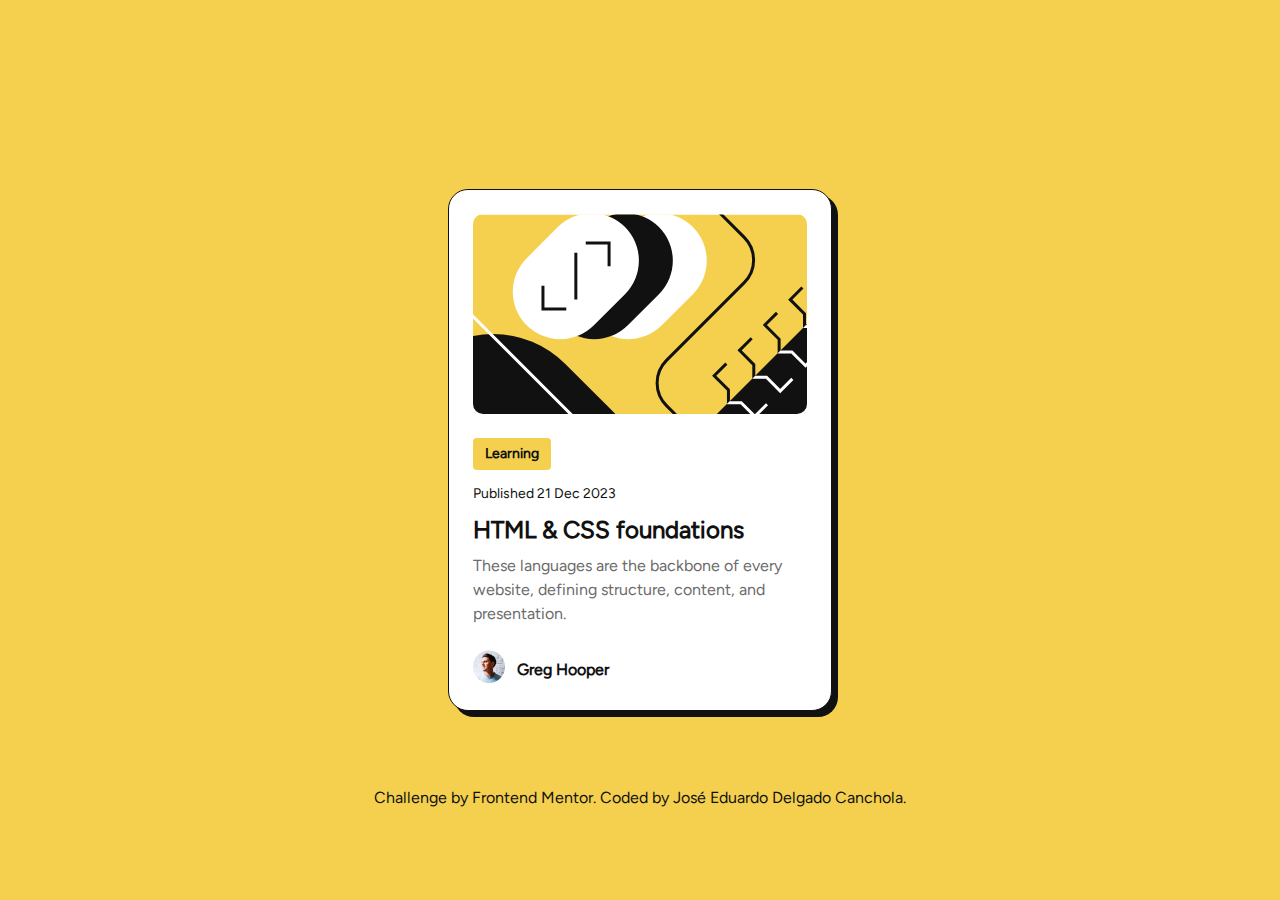
<file: blog-preview-card-main/index.html>
<!DOCTYPE html>
<html lang="en">

<head>
  <meta name="viewport" content="width=device-width, initial-scale=1.0">
  <!-- displays site properly based on user's device -->

  <link rel="icon" type="image/png" sizes="32x32" href="./assets/images/favicon-32x32.png">
  <link rel="stylesheet" href="style.css">

  <title>Frontend Mentor | Blog preview card</title>
</head>

<body>

  <main>
    <article class="blog-card">
      <header class="blog-card__header">
        <div class="img"></div>

      </header>

      <section class="blog-card__description">
        <div class="badge">Learning</div>
        <small>Published 21 Dec 2023</small>
        <a href="#">
          HTML & CSS foundations
        </a>

        <p>
          These languages are the backbone of every website, defining structure, content, and presentation.
        </p>
      </section>

      <footer class="blog-card__footer">
        <div class="avatar">
          <img src="./assets/images/image-avatar.webp" alt="">
        </div>
        <p>Greg Hooper</p>
      </footer>
    </article>
  </main>

  <footer class="attribution">
    Challenge by <a href="https://www.frontendmentor.io?ref=challenge" target="_blank">Frontend Mentor</a>.
    Coded by <a href="#">José Eduardo Delgado Canchola</a>.
  </footer>

</body>

</html>
</file>
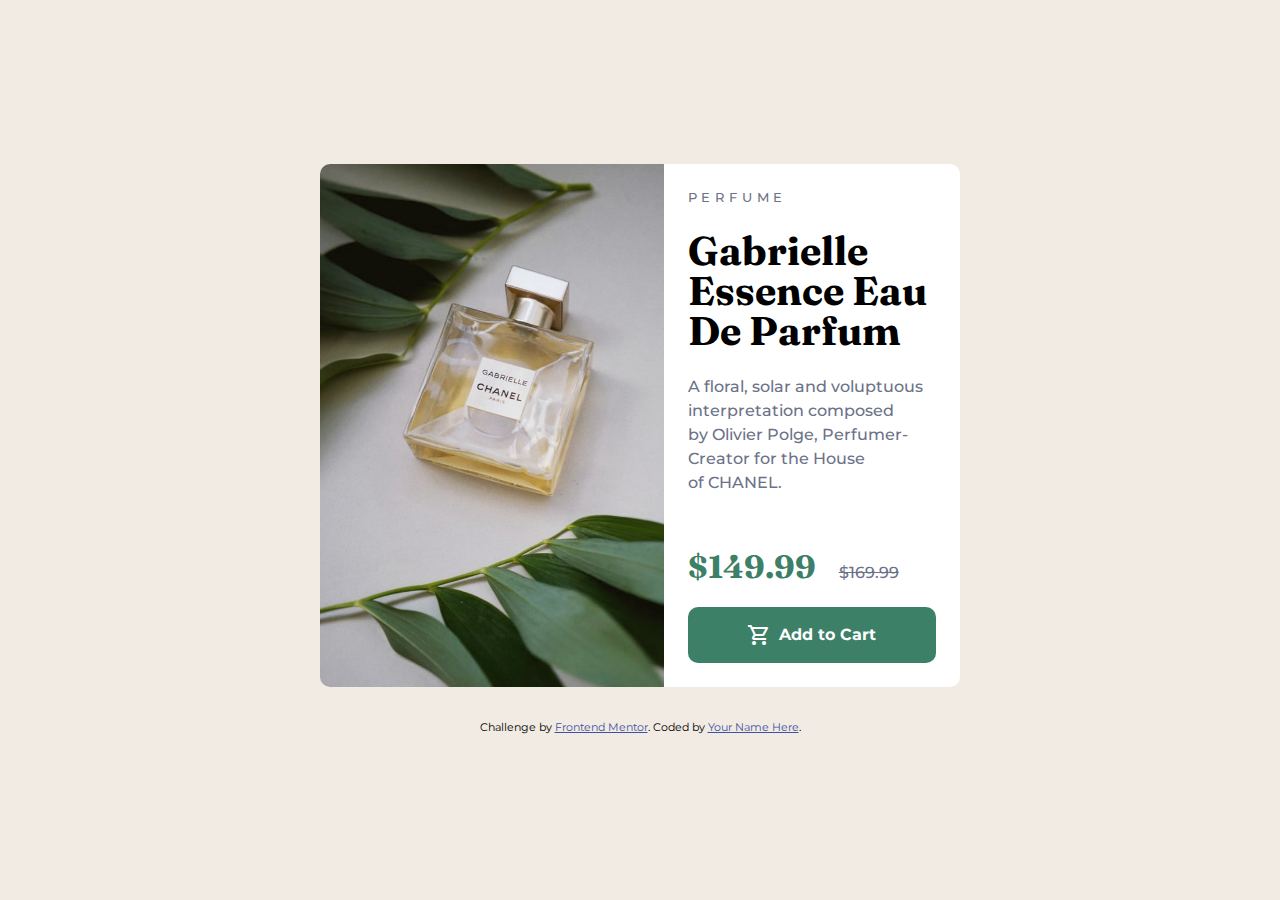
<file: product-preview-card-component-main/index.html>
<!DOCTYPE html>
<html lang="en">

<head>
  <meta charset="UTF-8">
  <meta name="viewport" content="width=device-width, initial-scale=1.0">
  <!-- displays site properly based on user's device -->

  <link rel="icon" type="image/png" sizes="32x32" href="./images/favicon-32x32.png">
  <link rel="preconnect" href="https://fonts.googleapis.com">
  <link rel="preconnect" href="https://fonts.gstatic.com" crossorigin>
  <link
    href="https://fonts.googleapis.com/css2?family=Fraunces:ital,opsz,wght@0,9..144,100..900;1,9..144,100..900&family=Montserrat:ital,wght@0,100..900;1,100..900&display=swap"
    rel="stylesheet">
  <link rel="stylesheet"
    href="https://fonts.googleapis.com/css2?family=Material+Symbols+Outlined:opsz,wght,FILL,GRAD@24,400,0,0&icon_names=shopping_cart" />
  <link rel="stylesheet" href="style.css">
  <title>Frontend Mentor | Product preview card component</title>

  <!-- Feel free to remove these styles or customise in your own stylesheet 👍 -->
  <style>
    .attribution {
      font-size: 11px;
      text-align: center;
    }

    .attribution a {
      color: hsl(228, 45%, 44%);
    }
  </style>
</head>

<body>

  <main>
    <article class="card">
      <img src="./images/image-product-desktop.jpg" alt="Perfume Image" width="343.7" height="458" loading="lazy">
      <div class="container">
        <div class="product-details">
          <p>Perfume</p>
          <h2>Gabrielle Essence Eau De Parfum</h2>
          <p>A floral, solar and voluptuous interpretation composed by Olivier Polge,
            Perfumer-Creator for the House of CHANEL.</p>
        </div>
        <div class="product-cto">
          <h2> $149.99 <span class="old-price">$169.99</span></h2>
          <button class="btn-add">
            <span class="material-symbols-outlined">
              shopping_cart
            </span>
            Add to Cart
          </button>
        </div>
      </div>
    </article>
  </main>

  <footer class="attribution">
    Challenge by <a href="https://www.frontendmentor.io?ref=challenge" target="_blank">Frontend Mentor</a>.
    Coded by <a href="#">Your Name Here</a>.
  </footer>
</body>

</html>
</file>
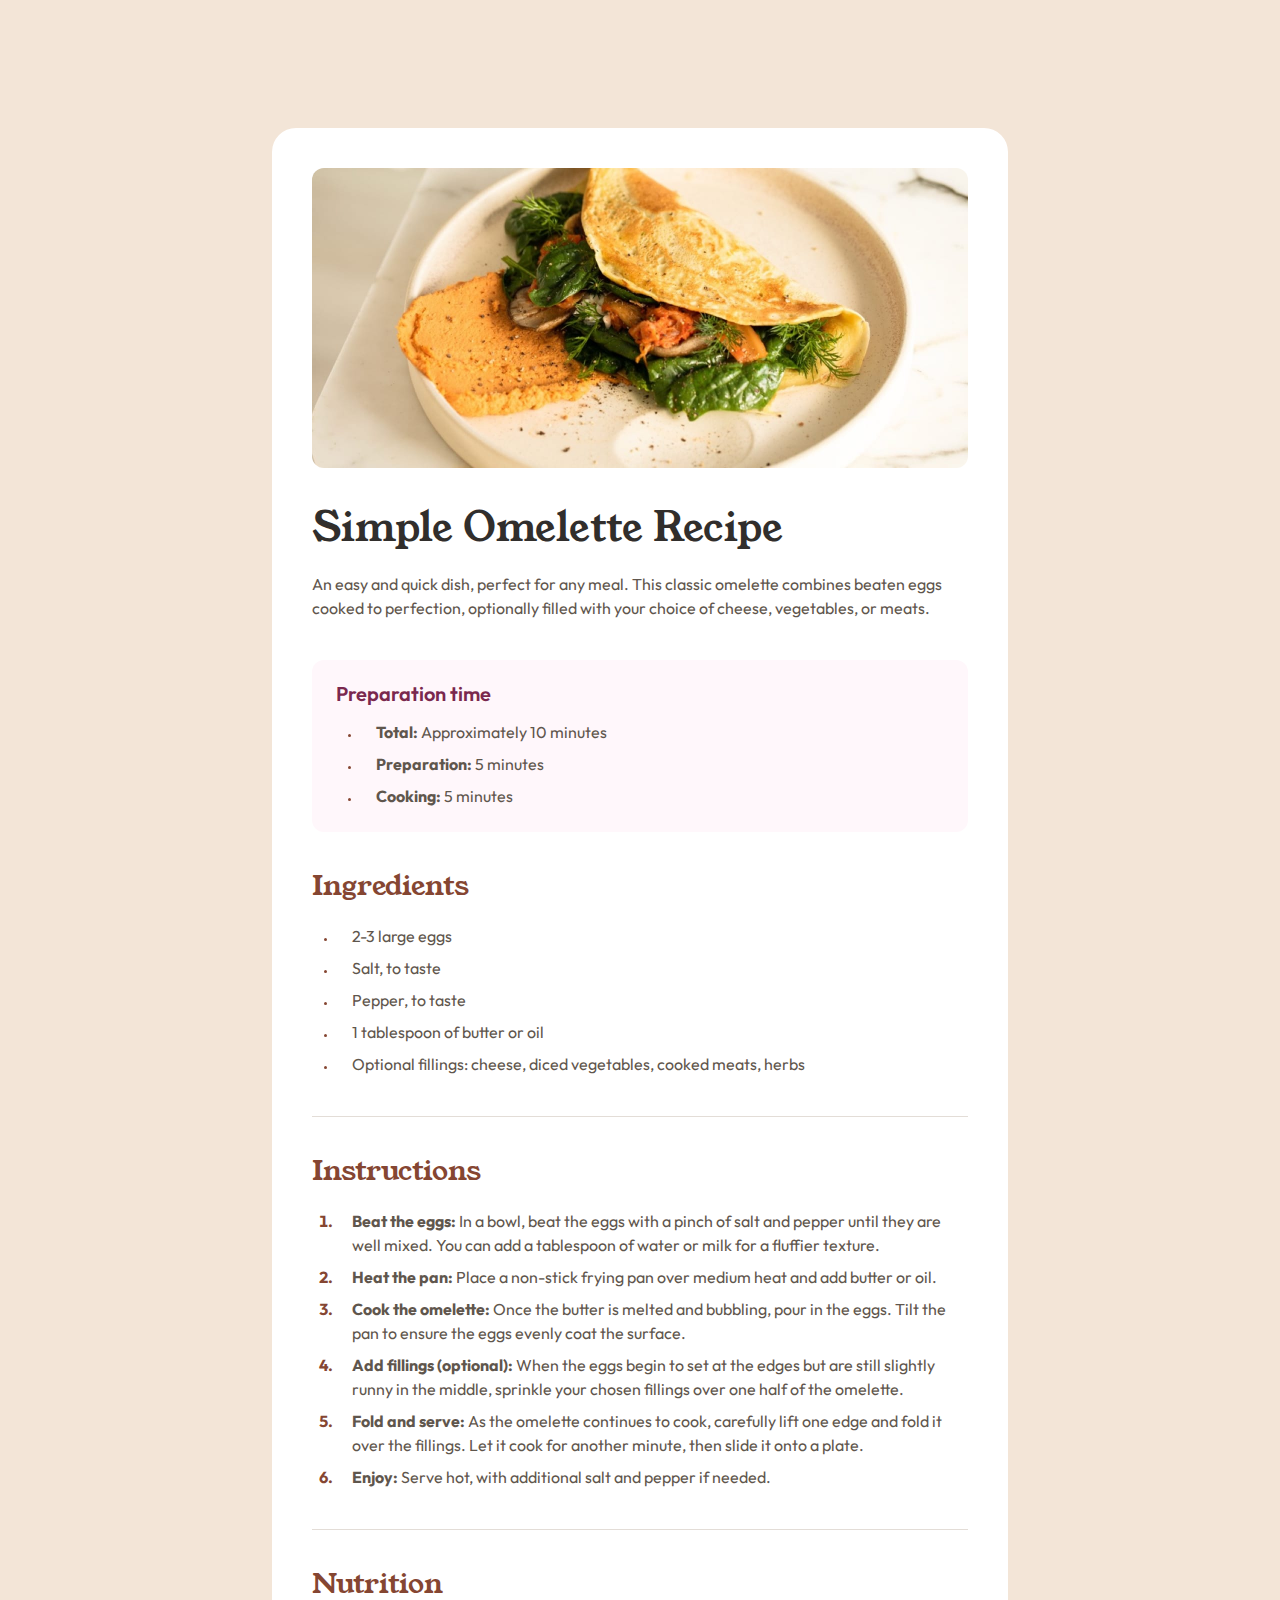
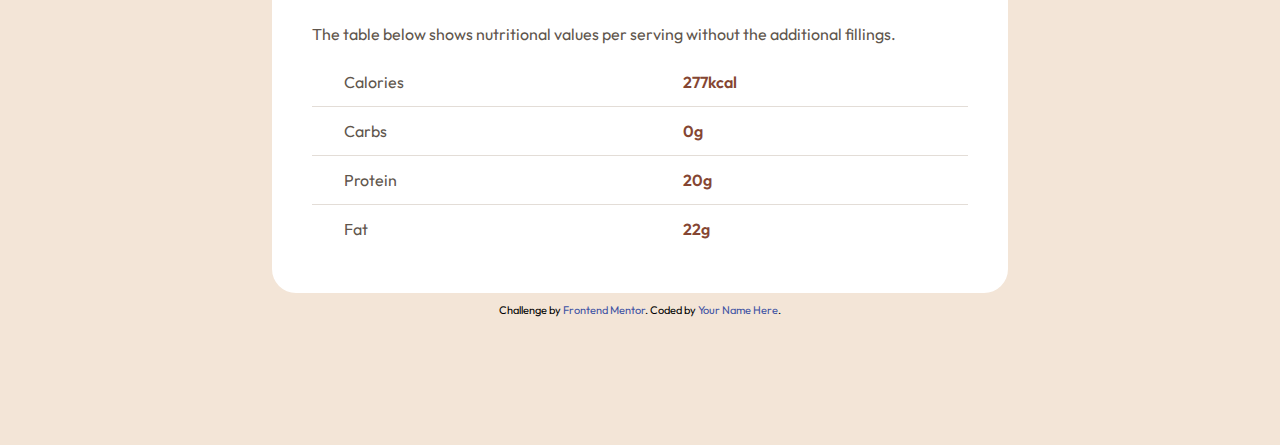
<file: recipe-page-main/index.html>
<!DOCTYPE html>
<html lang="en">

<head>
  <meta charset="UTF-8">
  <meta name="viewport" content="width=device-width, initial-scale=1.0">
  <!-- displays site properly based on user's device -->
  <link rel="stylesheet" href="style.css">
  <link rel="icon" type="image/png" sizes="32x32" href="./assets/images/favicon-32x32.png">

  <title>Frontend Mentor | Recipe page</title>

  <!-- Feel free to remove these styles or customise in your own stylesheet 👍 -->
  <style>
    .attribution {
      font-size: 11px;
      text-align: center;
    }

    .attribution a {
      color: hsl(228, 45%, 44%);
    }
  </style>
</head>

<body>

  <main>
    <img class="img-mobile" src="./assets/images/image-omelette.jpeg" alt="Omelette Image">
    <article class="card column">

      <img class="img" src="./assets/images/image-omelette.jpeg" alt="Omelette Image">


      <main class="text-content">

        <div class="title column">
          <h2 class="pr1">
            Simple Omelette Recipe
          </h2>
          <p class="pr4">
            An easy and quick dish, perfect for any meal. This classic omelette combines beaten eggs cooked
            to perfection, optionally filled with your choice of cheese, vegetables, or meats.
          </p>
        </div>

        <div class="preparation column">

          <h2 class="pr3">
            Preparation time
          </h2>

          <ul class="column pr4">
            <li>
              <p><span>Total:</span> Approximately 10 minutes</p>
            </li>
            <li>
              <p><span>Preparation:</span> 5 minutes</p>
            </li>
            <li>
              <p><span>Cooking:</span> 5 minutes</p>
            </li>
          </ul>
        </div>

        <div class="ingredients column">
          <h2 class="pr2">
            Ingredients
          </h2>

          <ul class="column pr4">
            <li>
              <p class=""> 2-3 large eggs</p>
            </li>
            <li>
              <p>Salt, to taste</p>
            </li>
            <li>
              <p>Pepper, to taste</p>
            </li>
            <li>
              <p>1 tablespoon of butter or oil</p>
            </li>
            <li>
              <p> Optional fillings: cheese, diced vegetables, cooked meats, herbs
              </p>
            </li>
          </ul>
        </div>

        <hr>

        <div class="instructions column">
          <h2 class="pr2">
            Instructions
          </h2>

          <ol class="column pr4">
            <li>
              <p class="">
                <span>Beat the eggs:</span>
                In a bowl, beat the eggs with a pinch of salt and pepper until they are well mixed.
                You can add a tablespoon of water or milk for a fluffier texture.
              </p>
            </li>
            <li>
              <p>
                <span>Heat the pan:</span>
                Place a non-stick frying pan over medium heat and add butter or oil.

              </p>
            </li>
            <li>
              <p>
                <span>Cook the omelette:</span>
                Once the butter is melted and bubbling, pour in the eggs. Tilt the pan to ensure
                the eggs evenly coat the surface.
              </p>
            </li>
            <li>
              <p>
                <span>Add fillings (optional):</span>
                When the eggs begin to set at the edges but are still slightly runny in the
                middle, sprinkle your chosen fillings over one half of the omelette.
              </p>
            </li>
            <li>
              <p>
                <span>Fold and serve:</span>
                As the omelette continues to cook, carefully lift one edge and fold it over the
                fillings. Let it cook for another minute, then slide it onto a plate.
              </p>
            </li>
            <li>
              <p>
                <span>Enjoy:</span>
                Serve hot, with additional salt and pepper if needed.
              </p>
            </li>
            </>
        </div>

        <hr>

        <div class="nutrition column">
          <h2 class="pr2">
            Nutrition
          </h2>

          <p class="pr4">
            The table below shows nutritional values per serving without the additional fillings.
          </p>

          <table class="nutrition-table pr4">
            <tr>
              <th scope="row" class="info-name">Calories</span></th>
              <th scope="row" class="value">277kcal</th>
            </tr>

            <tr>
              <td>Carbs</td>
              <td class="value">0g</td>
            </tr>
            <tr>
              <td>Protein</td>
              <td class="value">20g</td>
            </tr>
            <tr>
              <td>Fat</td>
              <td class="value">22g</td>
            </tr>

          </table>


        </div>

      </main>
    </article>
  </main>








  <footer class="attribution">
    Challenge by <a href="https://www.frontendmentor.io?ref=challenge" target="_blank">Frontend Mentor</a>.
    Coded by <a href="#">Your Name Here</a>.
  </footer>
</body>

</html>
</file>
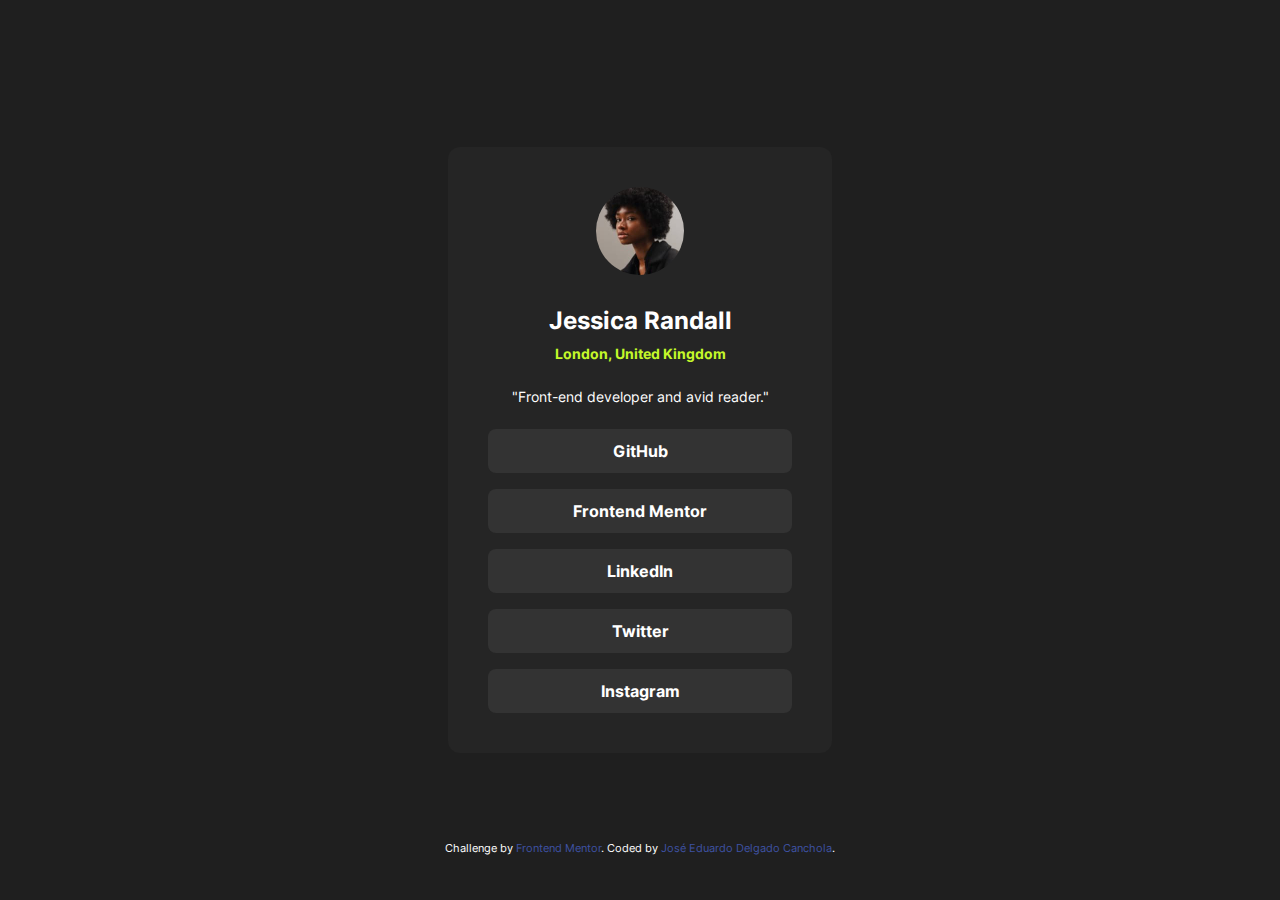
<file: social-links-profile-main/index.html>
<!DOCTYPE html>
<html lang="en">

<head>
  <meta charset="UTF-8">
  <meta name="viewport" content="width=device-width, initial-scale=1.0">
  <!-- displays site properly based on user's device -->
  <link rel="stylesheet" href="style.css">
  <link rel="icon" type="image/png" sizes="32x32" href="./assets/images/favicon-32x32.png">

  <title>Frontend Mentor | Social links profile</title>

  <!-- Feel free to remove these styles or customise in your own stylesheet 👍 -->
  <style>
    .attribution {
      font-size: 11px;
      text-align: center;
    }

    .attribution a {
      color: hsl(228, 45%, 44%);
    }
  </style>
</head>

<body>
  <main>
    <article class="dev-card">
      <section class="avatar">
        <img src="./assets/images/avatar-jessica.jpeg" alt="Developer avatar image">
      </section>

      <section class="info">
        <h1>
          Jessica Randall
        </h1>
        <p>
          London, United Kingdom
        </p>
      </section>

      <section class="summary">
        <p>"Front-end developer and avid reader."</p>
      </section>

      <section class="links">

        <a href="" class="btn">GitHub</a>
        <a href="" class="btn">Frontend Mentor</a>
        <a href="" class="btn">LinkedIn</a>
        <a href="" class="btn">Twitter</a>
        <a href="" class="btn">Instagram</a>

      </section>
    </article>
  </main>

  <footer class="attribution">
    Challenge by <a href="https://www.frontendmentor.io?ref=challenge" target="_blank">Frontend Mentor</a>.
    Coded by <a href="#">José Eduardo Delgado Canchola</a>.
  </footer>
</body>

</html>
</file>
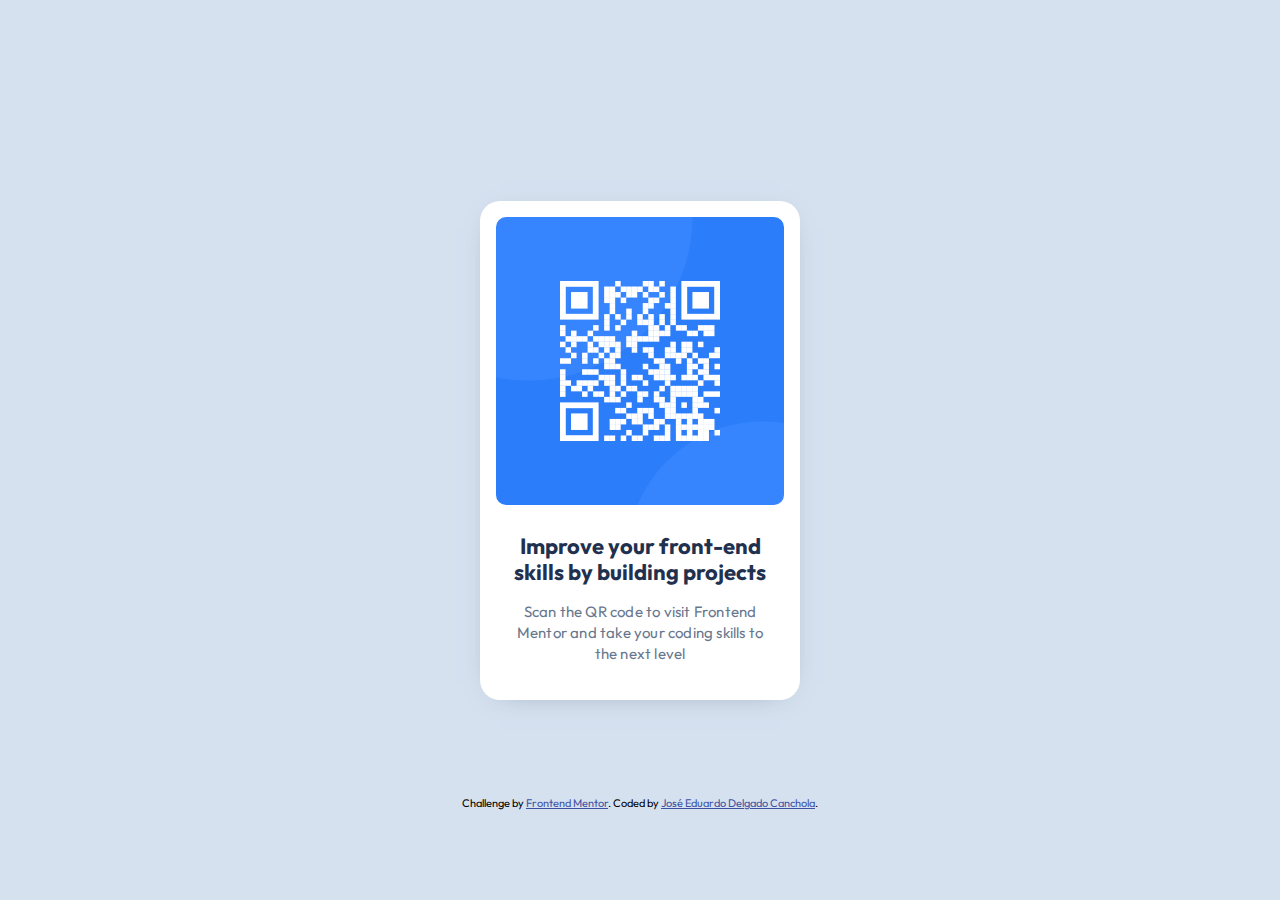
<file: qr-component/qr-code-component-main/index.html>
<!DOCTYPE html>
<html lang="en">

<head>
  <meta charset="UTF-8">
  <meta name="viewport" content="width=device-width, initial-scale=1.0">
  <!-- displays site properly based on user's device -->

  <link rel="icon" type="image/png" sizes="32x32" href="./images/favicon-32x32.png">
  <link rel="preconnect" href="https://fonts.googleapis.com">
  <link rel="preconnect" href="https://fonts.gstatic.com" crossorigin>
  <link href="https://fonts.googleapis.com/css2?family=Outfit:wght@100..900&display=swap" rel="stylesheet">
  <link rel="stylesheet" href="style.css">

  <title>Frontend Mentor | QR code component</title>

  <!-- Feel free to remove these styles or customise in your own stylesheet 👍 -->
  <style>
    .attribution {
      font-size: 11px;
      text-align: center;
    }

    .attribution a {
      color: hsl(228, 45%, 44%);
    }
  </style>
</head>

<body>

  <main>
    <article class="qr-card">
      <header>
        <img src="images/image-qr-code.png" alt="qr code to scan" class="qr-card__img">
      </header>

      <section class="qr-text__section">
        <h2>
          Improve your front-end skills by building projects
        </h2>
        <p>
          Scan the QR code to visit Frontend Mentor and take your coding skills to the next level
        </p>
      </section>
    </article>
  </main>


  <footer class="attribution">
    Challenge by <a href="https://www.frontendmentor.io?ref=challenge" target="_blank">Frontend Mentor</a>.
    Coded by <a href="#">José Eduardo Delgado Canchola</a>.
  </footer>
</body>

</html>
</file>
<file: product-preview-card-component-main/style.css>
/* 

  SPACING

    8px, 12px, 16px, 24px, 32px, 40px, 48px, 128px
*/

:root {
  isolation: isolate;
  --dark_cyan: hsl(158, 36%, 37%);
  --cream: hsl(30, 38%, 92%);
  --dark-blue: hsl(212, 21%, 14%);
  --gray-blue: hsl(228, 12%, 48%);
  --white: hsl(0, 0%, 100%);
  --active: #1A4032;
}

/* 1. Use a more-intuitive box-sizing model */
*,
*::before,
*::after {
  box-sizing: border-box;
}

/* 2. Remove default margin */
* {
  margin: 0;
}

html {
  font-family: 'Montserrat', sans-serif;
  font-size: 1rem;
}

body {
  /* 3. Add accessible line-height */
  line-height: 1.5;
  /* 4. Improve text rendering */
  -webkit-font-smoothing: antialiased;
  min-height: 100vh;
  background-color: var(--cream);
  display: flex;
  flex-direction: column;
  align-items: center;
  justify-content: center;
}

/* 5. Improve media defaults */
img,
picture,
video,
canvas,
svg {
  display: block;
  max-width: 100%;
}

/* 6. Inherit fonts for form controls */
input,
button,
textarea,
select {
  font: inherit;
}

/* 7. Avoid text overflows */
p,
h1,
h2,
h3,
h4,
h5,
h6 {
  overflow-wrap: break-word;
}

/* 8. Improve line wrapping */
p {
  text-wrap: pretty;
}

h1,
h2,
h3,
h4,
h5,
h6 {
  text-wrap: balance;
  font-family: 'Fraunces';
}

/*
  9. Create a root stacking context
*/

button {
  cursor: pointer;
}

.attribution {
  margin-top: 2rem;
}

.card {
  border-radius: 10px;
  background-color: var(--white);
  /* padding: 1.5rem; */

  display: flex;
  max-width: 40rem;

  & .product-details,
  .product-cto {
    padding: 1.5rem;
  }


  & img {
    border-top-left-radius: 10px;
    border-bottom-left-radius: 10px;
    object-fit: cover;
    block-size: auto;
    aspect-ratio: 3/2;
    object-fit: cover;
  }

  & .container {

    display: flex;
    flex-direction: column;
    justify-content: space-between;

  }

  & .product-details {
    display: flex;
    flex-direction: column;
    gap: 1.5rem;
  }

  & .product-details h2 {
    font-size: 3rem;
  }

  & .product-details p {
    color: var(--gray-blue);
    font-weight: 500;
  }

  & .product-details p:first-child {
    text-transform: uppercase;
    color: var(--gray-blue);
    letter-spacing: .3rem;
    font-size: .8rem;
    font-weight: 500;
  }

  & .product-details h2 {
    font-size: 2.5rem;
    line-height: 1;
  }

  & .product-cto {
    display: flex;
    flex-direction: column;
    gap: 1rem;
  }

  & .product-cto h2 {
    font-size: 2rem;
    color: var(--dark_cyan);
  }

  & .product-cto h2 span {
    font-family: 'Montserrat';
    font-weight: 500;
    font-size: 1rem;
    color: var(--gray-blue);
    text-decoration: line-through;
    margin-left: 1rem;
  }

  & .btn-add {
    display: flex;
    align-items: center;
    justify-content: center;
    gap: .5rem;
    border: none;
    border-radius: 10px;
    padding: 1rem 0;
    background-color: var(--dark_cyan);
    color: var(--white);
    font-weight: 700;
  }

  & .btn-add:hover,
  .btn-add:active {
    background-color: var(--active);
  }
}

/* MOBILE */

@media (max-width: 570px) {
  body {
    padding: 2rem 1rem;
  }

  .card {
    display: flex;
    flex-direction: column;

    & .product-details {
      display: flex;
      flex-direction: column;
      gap: 1rem;
    }


    & img {
      max-inline-size: 100%;
      width: 100%;
      block-size: auto;
      aspect-ratio: 4/3;
      object-fit: cover;
      border-top-right-radius: 10px;
      border-top-left-radius: 10px;
      border-bottom-left-radius: 0;
    }


    & .product-details p:first-child {
      text-transform: uppercase;
      color: var(--gray-blue);
      letter-spacing: .3rem;
      font-size: .8rem;
      font-weight: 500;
    }

    & .product-details,
    .product-cto {
      padding: 1.5rem;
    }
  }
}
</file>
<file: blog-preview-card-main/style.css>
/* 
  TYPOGRAPHY
  - Paragrahp: Fihgtree Medium 16px, 150% lh,  0px ls
  - Preset 1: Figtree Extra Bold, 24px, 150% lh 0px ls
  - Preset 3: Figtree Medium, 14px 150% lh, 0px ls
  - Preset 4: Figtree Extra Bold, 14px 150% lh, 0px ls

  SPACING

  4px, 8px, 12px, 24px



*/

:root {
  --primary: #f4d04e;
  --gray: #111;
  --gray-tint: #6b6b6b;
}

@font-face {
  font-family: 'Figtree';
  src: url(./assets/fonts/Figtree-VariableFont_wght.ttf) format('truetype');
  font-weight: normal;
  font-style: normal;

}

@font-face {
  font-family: 'Figtree';
  src: url(./assets/fonts/Figtree-Italic-VariableFont_wght.ttf) format('truetype');
  font-weight: normal;
  font-style: italic;

}

html {
  box-sizing: border-box;
  font-family: 'Figtree', sans-serif;
}

*,
*:before,
*:after {
  box-sizing: inherit;

}

* {
  margin: 0;
  padding: 0;
}

a {
  color: var(--gray);
  text-decoration: none;
}

/* STYLES */

body {
  background-color: var(--primary);
  color: var(--gray);
  height: 100vh;
  display: flex;
  flex-direction: column;
  align-items: center;
  justify-content: center;
  padding: 24px;
  letter-spacing: 0;
  line-height: 150%;
  position: relative;
}

/* DESKTOP */



.blog-card {
  background-color: white;
  border-radius: 20px;
  border: 1px solid var(--gray);
  padding: 24px;
  display: flex;
  flex-direction: column;
  gap: 24px;
  height: 522px;
  width: 384px;
  box-shadow: 6px 6px;
  cursor: pointer;
}

.blog-card:hover {
  box-shadow: 8px 8px;

}


.blog-card__description a:hover {
  color: var(--primary);
}


.img {
  background-image: url(./assets/images/illustration-article.svg);

  border-radius: 10px;
  width: 100%;
  height: 200px;
}

.blog-card__description {
  display: flex;
  flex-direction: column;
  gap: 12px;
}

.badge,
.blog-card__description small {
  font-size: 14px;
}


.badge {
  background-color: var(--primary);
  width: fit-content;
  padding: 4px 12px;
  border-radius: 4px;
  font-weight: 800;
}



.blog-card__description a {
  font-size: 24px;
  font-weight: 800;
}

.blog-card__description p {
  font-size: 16px;
  font-weight: 500;
  color: var(--gray-tint);
}



.blog-card__footer {
  font-size: 16px;
  font-weight: bold;
  display: flex;
  align-items: center;
  gap: 12px;

}

.blog-card__footer img {
  width: 32px;
}


.attribution {
  position: absolute;
  bottom: 10%
}


/* MOBILE */

@media (max-width: 600px) {

  .blog-card {
    width: 327px;
    height: 501;
  }


  .img {
    width: 279px;
    height: 200px;
  }

  .badge,
  .blog-card__description small {
    font-size: 12px;
  }

  .blog-card__description a {
    font-size: 20px;
    font-weight: 800;
  }

  .blog-card__description p {
    font-size: 14px;
  }

}
</file>
<file: recipe-page-main/style.css>
/* 
  TYPOGRAPHY
  - Preset 1: Young Serif Regular  Bold, 40px, 100% lh 0px ls
  - Preset 2: Young Serif Regular  Bold, 28px, 100% lh 0px ls
  - Preset 3: Oufit SemiBold  Bold, 20px, 100% lh 0px ls
  - Preset 4: Oufit SemiBold  300, 16px, 150% lh 0px ls
  - Preset 5: Oufit SemiBold  Bold, 16px, 150% lh 0px ls

  SPACING

    8px, 12px, 16px, 24px, 32px, 40px, 48px, 128px
*/

:root {
    --primary: #7A284E;
    --secondary: #FFF7FB;
    --stone: #312E2C;
    --stone-600: #5F564D;
    --stone-150: #E3DDD7;
    --stone-100: #F3E5D7;
    --brown: #854632;
    --white: #fff;
    font-size: 62.5%;
}

@font-face {
    font-family: 'Young Serif';
    src: url(./assets/fonts/young-serif/YoungSerif-Regular.ttf) format('truetype');
    font-weight: normal;
    font-style: normal;

}

@font-face {
    font-family: 'Outfit';
    src: url(./assets/fonts/outfit/Outfit-VariableFont_wght.ttf) format('truetype');
    font-weight: 100 - 900;
    font-style: normal;
}

html {
    box-sizing: border-box;
    font-family: 'Outfit', sans-serif;
    font-size: 62.5%;
}

*,
*:before,
*:after {
    box-sizing: inherit;

}

* {
    margin: 0;
    padding: 0;
}

a {
    text-decoration: none;
}


h2 {
    font-family: 'Young Serif';
    font-weight: 400;
    color: var(--brown);
}

img,
picture {
    max-width: 100%;
    display: block;
}

/* PRESETS */


.pr1 {
    font-size: 4rem;
    line-height: 100%;
    letter-spacing: 0px;
}

.pr2 {
    font-size: 2.8rem;
    line-height: 100%;
    letter-spacing: 0px;
}

.pr3 {
    font-family: 'Outfit';
    font-weight: 600;
    font-size: 2rem;
    line-height: 100%;
    letter-spacing: 0px;
}

.pr4 {
    font-family: 'Outfit';
    font-size: 1.6rem;
    line-height: 150%;
    letter-spacing: 0px;
}

.pr5 {
    font-family: 'Outfit';
    font-size: 1.6rem;
    font-weight: bold;
    line-height: 150%;
    letter-spacing: 0px;
}




/* GENERAL STYLES */

body {
    background-color: var(--stone-100);
    padding: 128px 48px;
    min-height: 100vh;
    display: flex;
    flex-direction: column;
    align-items: center;
    gap: 10px;
}


ul {
    color: var(--brown);
    margin-left: 24px;
}

ul li::marker {
    font-size: .8rem;
}

ol {
    margin-left: 24px;
}

ol li::marker {
    color: var(--brown);
    font-weight: bold;

}

td,
th {
    border-bottom: 1px solid var(--stone-150);
}


hr {
    border: 0;
    border-top: 1px solid var(--stone-150);
    /* color: var(--stone-150); */
}



.column {
    display: flex;
    flex-direction: column;
}

.img-mobile {
    display: none;
}

.img {
    width: 656px;
    height: 300px;
    border-radius: 12px;
    aspect-ratio: 1;
}

/* DESKTOP */
.card {
    background-color: var(--white);
    border-radius: 24px;
    padding: 40px;
    max-width: 736px;
    gap: 40px;
}

.text-content {
    display: flex;
    flex-direction: column;
    gap: 40px;
}

.title {
    gap: 24px;

    & h2 {
        color: var(--stone);
    }

    & p {
        color: var(--stone-600);
    }
}

.preparation {
    gap: 16px;
    padding: 24px;
    background-color: var(--secondary);
    border-radius: 12px;

    & h2 {
        color: var(--primary);
    }

    & ul {

        gap: 8px;
    }

    & p {
        color: var(--stone-600);
    }

    & p span {
        font-weight: bold;
        margin-left: 16px;
    }
}

.ingredients {
    gap: 24px;

    & ul {
        gap: 8px;
    }

    & li p {
        color: var(--stone-600);
        margin-left: 16px;
    }
}

.instructions {

    gap: 24px;



    & p {
        color: var(--stone-600);
        font-weight: 400;
        margin-left: 16px;
    }

    & span {
        font-weight: bold;

    }

    & ol {
        gap: 8px;
    }
}

.nutrition {
    gap: 24px;

    & p {
        color: var(--stone-600);
        font-weight: 400;
    }

    & table {
        text-align: left;
        border-spacing: 0;
    }


    & th {
        padding-left: 32px;
        padding-bottom: 12px;
        color: var(--stone-600);
        font-weight: 400;
    }

    & td {
        padding: 12px 0;
        padding-left: 32px;
    }


    /* I would like a suggestion on how to position the th without
        Interferring with the td elements 
    */

    & th.value {
        padding-left: -1px;
    }


    & td.value,
    th.value {
        color: var(--brown);
        font-weight: 600;

    }


    & table {
        width: 100%;
        border-collapse: collapse;
        color: var(--stone-600);
        font-weight: 400;

    }


    & tr:last-child td {
        border-bottom: none;
    }

}

/* TABLET */

@media (max-width: 768px) {
    .card {
        max-width: 616px;
    }

    .img {
        /* width: 536px; */
        height: 300px;

    }
}


/* MOBILE */

@media (max-width: 375px) {

    body {
        padding: 0;
    }

    .card {
        max-width: 100%;
        border-radius: 0;
    }

    .img {
        display: none;
    }

    .img-mobile {
        display: block;
        height: 171px;
    }

    .title h2 {
        font-size: 3.2rem;
    }

    .attribution {
        display: none;
    }
}
</file>
<file: social-links-profile-main/style.css>
/* 
  TYPOGRAPHY
  - Preset 1: Inter  Bold, 24px, 150% lh 0px ls
  - Preset 2: Inter  Bold, 14px, 150% lh 0px ls
  - Preset 3: Inter  Bold, 14px, 150% lh 0px ls

  SPACING

  4px, 8px, 12px, 16px, 24px, 40px
*/

:root {
  --primary: #252525;
  --gray: #1f1f1f;
  --gray-tint: #333333;
  --green: #c4f82a;
  --white: #fff;
}

@font-face {
  font-family: 'Inter';
  src: url(./assets/fonts/Inter-VariableFont_slnt\,wght.ttf) format('truetype');
  font-weight: 100 900;
  font-style: normal;

}

@font-face {
  font-family: 'Inter';
  src: url(./assets/fonts/static/Inter-Regular.ttf) format('truetype');
  font-weight: 400;
  font-style: normal;
}

@font-face {
  font-family: 'Inter';
  src: url(./assets/fonts/static/Inter-SemiBold.ttf) format('truetype');
  font-weight: 600;
  font-style: normal;
}

@font-face {
  font-family: 'Inter';
  src: url(./assets/fonts/static/Inter-Bold.ttf) format('truetype');
  font-weight: 700;
  font-style: normal;
}


html {
  box-sizing: border-box;
  font-family: 'Inter', sans-serif;
}

*,
*:before,
*:after {
  box-sizing: inherit;

}

* {
  margin: 0;
  padding: 0;
}

a {
  color: var(--white);
  text-decoration: none;
}

/* GENERAL STYLES */

body {
  background-color: var(--gray);
  color: var(--white);
  display: flex;
  flex-direction: column;
  align-items: center;
  justify-content: center;
  height: 100vh;
  position: relative;

}

.dev-card {
  background-color: var(--primary);
  padding: 40px;
  border-radius: 12px;
  display: flex;
  flex-direction: column;
  align-items: center;
  gap: 24px;
  width: 384px;
}

.avatar img {
  border-radius: 50%;
  width: 88px;
}

.info {
  text-align: center;
  font-size: 14px;
  font-style: normal !important;
  display: flex;
  flex-direction: column;
  gap: 4px;
}

.info h1 {
  font-size: 24px;
  line-height: 150%;
}

.info p {
  color: var(--green);
  font-weight: 700;
  line-height: 150%;
}

.summary {
  font-size: 14px;
}

.links {
  display: flex;
  flex-direction: column;
  width: 100%;
  gap: 16px;
  text-align: center;
  font-weight: 700;
}

.btn:link,
.btn:visited {
  display: inline-block;
  background-color: var(--gray-tint);
  border-radius: 8px;
  padding: 12px;
}

.btn:hover,
.btn:active {
  background-color: var(--green);
  color: var(--gray);
}


.attribution {
  position: absolute;
  bottom: 5%;
}

/* TABLET */

@media (max-width: 800px) {
  .dev-card {
    width: 456px;
  }

  .attribution {
    bottom: 8%;
  }
}

/* MOBILE */

@media (max-width: 425px) {


  .dev-card {
    width: 327px;
    font-size: 85%;
  }

  .dev-card p {
    font-size: 14px;
  }

  .summary p {
    font-size: 12px;
  }

  .attribution {
    bottom: 5%;
  }
}
</file>
<file: qr-component/qr-code-component-main/style.css>
/* 
  COLOR
  - Primary: #1f314f;
  - Secondary: #68778d;
  - Tertiary: #d5e1ef;
  - White: #fff;

  TYPOGRAPHY
  - Preset 1: 22px, 120% line height, 0px letter spacing
  - Preset 2: 12px, 140% line height, 0.2px letter spacing

  SPACING
  - 500: 40px
  - 300: 24px
  - 200: 16px
*/

:root {
  --primary: #1f314f;
  --secondary: #68778d;
  --tertiary: #d5e1ef;
}

html {
  box-sizing: border-box;
  font-family: 'Outfit', sans-serif;

}

*,
*:before,
*:after {
  box-sizing: inherit;

}

* {
  margin: 0;
  padding: 0;
}

body {
  background-color: var(--tertiary);
  height: 100vh;
  padding: 24px;
  display: flex;
  flex-direction: column;
  align-items: center;
  justify-content: center;
  position: relative;
}

.qr-card {
  background-color: white;
  color: var(--primary);
  width: 320px;
  height: 499px;
  border-radius: 20px;
  padding: 16px 16px 40px;
  box-shadow: 0px 5px 30px -20px var(--secondary);
}

.qr-card__img {
  width: 288px;
  border-radius: 10px;
  margin-bottom: 24px;
}

.qr-text__section {
  display: flex;
  flex-direction: column;
  gap: 16px;
  padding: 0 16px;

  text-align: center;
}

.qr-text__section h2 {
  font-size: 22px;
  line-height: 120%;
}

.qr-text__section p {
  color: var(--secondary);
  font-size: 15px;
  line-height: 140%;
  letter-spacing: 0.2px;
}

.attribution {
  position: absolute;
  bottom: 10%;
}
</file>
